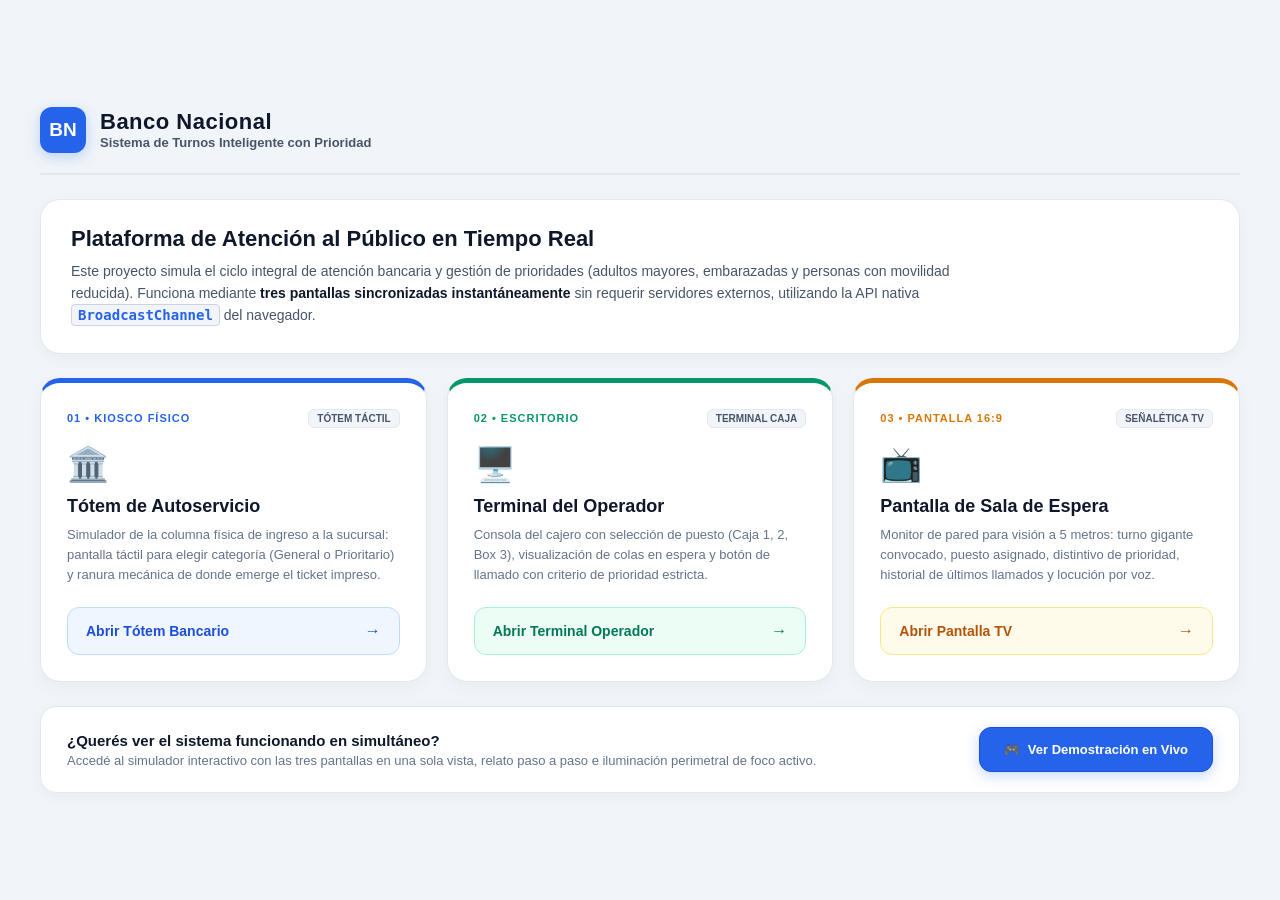
<file: index.html>
<!DOCTYPE html>
<html lang="es">
<head>
  <meta charset="UTF-8">
  <meta name="viewport" content="width=device-width, initial-scale=1.0">
  <title>Banco Nacional - Sistema de Turnos Inteligente</title>
  <link rel="stylesheet" href="style-index.css">
</head>
<body>

  <!-- CONTENEDOR PRINCIPAL: CSS GRID -->
  <main class="portal-layout">

    <!-- CABECERA INSTITUCIONAL (FLEXBOX) -->
    <header class="portal-header">
      <div class="brand-badge">
        <div class="brand-logo">BN</div>
        <div class="brand-text">
          <h1 class="brand-name">Banco Nacional</h1>
          <span class="system-subtitle">Sistema de Turnos Inteligente con Prioridad</span>
        </div>
      </div>
    </header>

    <!-- INTRODUCCIÓN Y CONTEXTO DEL PROYECTO -->
    <section class="intro-section">
      <h2 class="intro-title">Plataforma de Atención al Público en Tiempo Real</h2>
      <p class="intro-description">
        Este proyecto simula el ciclo integral de atención bancaria y gestión de prioridades (adultos mayores, embarazadas y personas con movilidad reducida).
        Funciona mediante <strong>tres pantallas sincronizadas instantáneamente</strong> sin requerir servidores externos, utilizando la API nativa <code>BroadcastChannel</code> del navegador.
      </p>
    </section>

    <!-- MATRIZ DE ACCESOS A LAS 3 VISTAS: CSS GRID -->
    <section class="cards-grid">

      <!-- TARJETA 1: TÓTEM BANCARIO (AUTOSERVICIO) -->
      <article class="view-card card-client">
        <div class="card-top">
          <span class="view-tag tag-client">01 &bull; Kiosco Físico</span>
          <span class="tech-tag">Tótem Táctil</span>
        </div>
        <div class="card-icon">🏛️</div>
        <h3 class="card-title">Tótem de Autoservicio</h3>
        <p class="card-description">
          Simulador de la columna física de ingreso a la sucursal: pantalla táctil para elegir categoría (General o Prioritario) y ranura mecánica de donde emerge el ticket impreso.
        </p>
        <a href="totem.html" target="_blank" rel="noopener noreferrer" class="card-btn btn-client">
          <span>Abrir Tótem Bancario</span>
          <span class="btn-arrow">&rarr;</span>
        </a>
      </article>

      <!-- TARJETA 2: OPERADOR (CAJA) -->
      <article class="view-card card-operator">
        <div class="card-top">
          <span class="view-tag tag-operator">02 &bull; Escritorio</span>
          <span class="tech-tag">Terminal Caja</span>
        </div>
        <div class="card-icon">🖥️</div>
        <h3 class="card-title">Terminal del Operador</h3>
        <p class="card-description">
          Consola del cajero con selección de puesto (Caja 1, 2, Box 3), visualización de colas en espera y botón de llamado con criterio de prioridad estricta.
        </p>
        <a href="operador.html" target="_blank" rel="noopener noreferrer" class="card-btn btn-operator">
          <span>Abrir Terminal Operador</span>
          <span class="btn-arrow">&rarr;</span>
        </a>
      </article>

      <!-- TARJETA 3: TV (SALA DE ESPERA) -->
      <article class="view-card card-tv">
        <div class="card-top">
          <span class="view-tag tag-tv">03 &bull; Pantalla 16:9</span>
          <span class="tech-tag">Señalética TV</span>
        </div>
        <div class="card-icon">📺</div>
        <h3 class="card-title">Pantalla de Sala de Espera</h3>
        <p class="card-description">
          Monitor de pared para visión a 5 metros: turno gigante convocado, puesto asignado, distintivo de prioridad, historial de últimos llamados y locución por voz.
        </p>
        <a href="tv.html" target="_blank" rel="noopener noreferrer" class="card-btn btn-tv">
          <span>Abrir Pantalla TV</span>
          <span class="btn-arrow">&rarr;</span>
        </a>
      </article>

    </section>

    <!-- BARRA DE ACCESO A LA DEMO INTEGRADA EN VIVO -->
    <section class="launch-strip">
      <div class="launch-info">
        <h4 class="launch-title">¿Querés ver el sistema funcionando en simultáneo?</h4>
        <p class="launch-subtitle">Accedé al simulador interactivo con las tres pantallas en una sola vista, relato paso a paso e iluminación perimetral de foco activo.</p>
      </div>
      <div>
        <a href="demo.html" target="_blank" rel="noopener noreferrer" class="btn-launch-all" style="text-decoration: none; display: inline-flex; align-items: center; gap: 8px;">
          <span>🎮</span>
          <span>Ver Demostración en Vivo</span>
        </a>
      </div>
    </section>

  </main>

</body>
</html>
</file>
<file: style-index.css>
/* ==========================================================================
   ESTILOS: PORTADA PRINCIPAL (INDEX.HTML) - TEMA CLARO DE DÍA
   Reglas: Grid exterior, Flexbox interior, px y %, colores directos sin variables
   ========================================================================== */

   * {
    box-sizing: border-box;
    margin: 0;
    padding: 0;
  }
  
  body {
    font-family: -apple-system, BlinkMacSystemFont, "Segoe UI", Roboto, "Helvetica Neue", Arial, sans-serif;
    background-color: #f1f5f9;
    color: #0f172a;
    min-height: 100vh;
    display: flex;
    align-items: center;
    justify-content: center;
    padding: 30px 20px;
    -webkit-font-smoothing: antialiased;
  }
  
  /* LAYOUT GENERAL: CSS GRID */
  .portal-layout {
    width: 100%;
    max-width: 1200px;
    display: grid;
    grid-template-rows: auto auto 1fr auto;
    row-gap: 24px;
  }
  
  /* CABECERA (FLEXBOX) */
  .portal-header {
    display: flex;
    justify-content: space-between;
    align-items: center;
    border-bottom: 2px solid #e2e8f0;
    padding-bottom: 20px;
  }
  
  .brand-badge {
    display: flex;
    align-items: center;
    gap: 14px;
  }
  
  .brand-logo {
    width: 46px;
    height: 46px;
    background-color: #2563eb;
    border-radius: 12px;
    display: flex;
    align-items: center;
    justify-content: center;
    font-size: 19px;
    font-weight: 900;
    color: #ffffff;
    box-shadow: 0 4px 14px rgba(37, 99, 235, 0.25);
  }
  
  .brand-text {
    display: flex;
    flex-direction: column;
  }
  
  .brand-name {
    font-size: 22px;
    font-weight: 900;
    color: #0f172a;
    letter-spacing: 0.5px;
  }
  
  .system-subtitle {
    font-size: 13px;
    color: #475569;
    font-weight: 600;
  }
  
  /* SECCIÓN INTRODUCCIÓN (FLEXBOX) */
  .intro-section {
    background-color: #ffffff;
    border: 1px solid #e2e8f0;
    border-radius: 20px;
    padding: 26px 30px;
    display: flex;
    flex-direction: column;
    gap: 8px;
    box-shadow: 0 4px 16px rgba(0, 0, 0, 0.04);
  }
  
  .intro-title {
    font-size: 22px;
    font-weight: 800;
    color: #0f172a;
  }
  
  .intro-description {
    font-size: 14px;
    line-height: 1.6;
    color: #475569;
    max-width: 900px;
  }
  
  .intro-description strong {
    color: #0f172a;
  }
  
  .intro-description code {
    font-family: monospace;
    background-color: #f1f5f9;
    padding: 2px 6px;
    border-radius: 4px;
    color: #2563eb;
    border: 1px solid #cbd5e1;
    font-weight: 700;
  }
  
  /* MATRIZ DE TARJETAS: CSS GRID (3 COLUMNAS) */
  .cards-grid {
    display: grid;
    grid-template-columns: repeat(3, 1fr);
    column-gap: 20px;
  }
  
  .view-card {
    background-color: #ffffff;
    border: 1px solid #e2e8f0;
    border-radius: 20px;
    padding: 26px;
    display: flex;
    flex-direction: column;
    justify-content: space-between;
    box-shadow: 0 6px 18px rgba(0, 0, 0, 0.04);
    transition: transform 0.2s ease, box-shadow 0.2s ease;
  }
  
  .view-card:hover {
    transform: translateY(-4px);
    box-shadow: 0 12px 28px rgba(0, 0, 0, 0.08);
  }
  
  .card-client {
    border-top: 5px solid #2563eb;
  }
  
  .card-operator {
    border-top: 5px solid #059669;
  }
  
  .card-tv {
    border-top: 5px solid #d97706;
  }
  
  .card-top {
    display: flex;
    justify-content: space-between;
    align-items: center;
    margin-bottom: 16px;
  }
  
  .view-tag {
    font-size: 11px;
    font-weight: 800;
    letter-spacing: 1px;
    text-transform: uppercase;
  }
  
  .tag-client {
    color: #2563eb;
  }
  
  .tag-operator {
    color: #059669;
  }
  
  .tag-tv {
    color: #d97706;
  }
  
  .tech-tag {
    font-size: 10px;
    background-color: #f1f5f9;
    border: 1px solid #e2e8f0;
    padding: 3px 8px;
    border-radius: 6px;
    color: #475569;
    font-weight: 700;
    text-transform: uppercase;
  }
  
  .card-icon {
    font-size: 34px;
    margin-bottom: 12px;
  }
  
  .card-title {
    font-size: 18px;
    font-weight: 800;
    color: #0f172a;
    margin-bottom: 8px;
  }
  
  .card-description {
    font-size: 13px;
    line-height: 1.55;
    color: #64748b;
    margin-bottom: 22px;
    flex: 1;
  }
  
  /* BOTONES DE ENLACE DIRECTO (FLEXBOX) */
  .card-btn {
    text-decoration: none;
    border-radius: 12px;
    padding: 14px 18px;
    font-size: 14px;
    font-weight: 800;
    display: flex;
    justify-content: space-between;
    align-items: center;
    transition: background-color 0.15s ease, transform 0.15s ease;
    user-select: none;
  }
  
  .card-btn:active {
    transform: translateY(2px);
  }
  
  .btn-client {
    background-color: #eff6ff;
    border: 1px solid #bfdbfe;
    color: #1d4ed8;
  }
  
  .btn-client:hover {
    background-color: #2563eb;
    color: #ffffff;
    border-color: #2563eb;
  }
  
  .btn-operator {
    background-color: #ecfdf5;
    border: 1px solid #a7f3d0;
    color: #047857;
  }
  
  .btn-operator:hover {
    background-color: #059669;
    color: #ffffff;
    border-color: #059669;
  }
  
  .btn-tv {
    background-color: #fffbeb;
    border: 1px solid #fde68a;
    color: #b45309;
  }
  
  .btn-tv:hover {
    background-color: #d97706;
    color: #ffffff;
    border-color: #d97706;
  }
  
  .btn-arrow {
    font-size: 16px;
    font-weight: 900;
  }
  
  /* BARRA DE LANZAMIENTO COMPLETO (FLEXBOX) */
  .launch-strip {
    background-color: #ffffff;
    border: 1px solid #e2e8f0;
    border-radius: 16px;
    padding: 20px 26px;
    display: flex;
    justify-content: space-between;
    align-items: center;
    box-shadow: 0 4px 16px rgba(0, 0, 0, 0.04);
  }
  
  .launch-info {
    display: flex;
    flex-direction: column;
    gap: 4px;
  }
  
  .launch-title {
    font-size: 15px;
    font-weight: 800;
    color: #0f172a;
  }
  
  .launch-subtitle {
    font-size: 13px;
    color: #64748b;
  }
  
  .btn-launch-all {
    background-color: #2563eb;
    border: 1px solid #1d4ed8;
    color: #ffffff;
    border-radius: 12px;
    padding: 14px 24px;
    font-size: 13px;
    font-weight: 800;
    cursor: pointer;
    box-shadow: 0 4px 14px rgba(37, 99, 235, 0.25);
    transition: all 0.15s ease;
    white-space: nowrap;
  }
  
  .btn-launch-all:hover {
    background-color: #1d4ed8;
    box-shadow: 0 6px 18px rgba(37, 99, 235, 0.35);
  }
  
  .btn-launch-all:active {
    transform: translateY(2px);
  }
  
  /* RESPONSIVE MEDIA QUERIES */
  @media (max-width: 960px) {
    .cards-grid {
      grid-template-columns: 100%;
      row-gap: 16px;
    }
  
    .launch-strip {
      flex-direction: column;
      align-items: flex-start;
      gap: 14px;
    }
  
    .btn-launch-all {
      width: 100%;
      text-align: center;
    }
  }
  
  @media (max-width: 600px) {
    body {
      padding: 16px;
    }
  
    .portal-header {
      flex-direction: column;
      align-items: flex-start;
      gap: 12px;
    }
  }
</file>
